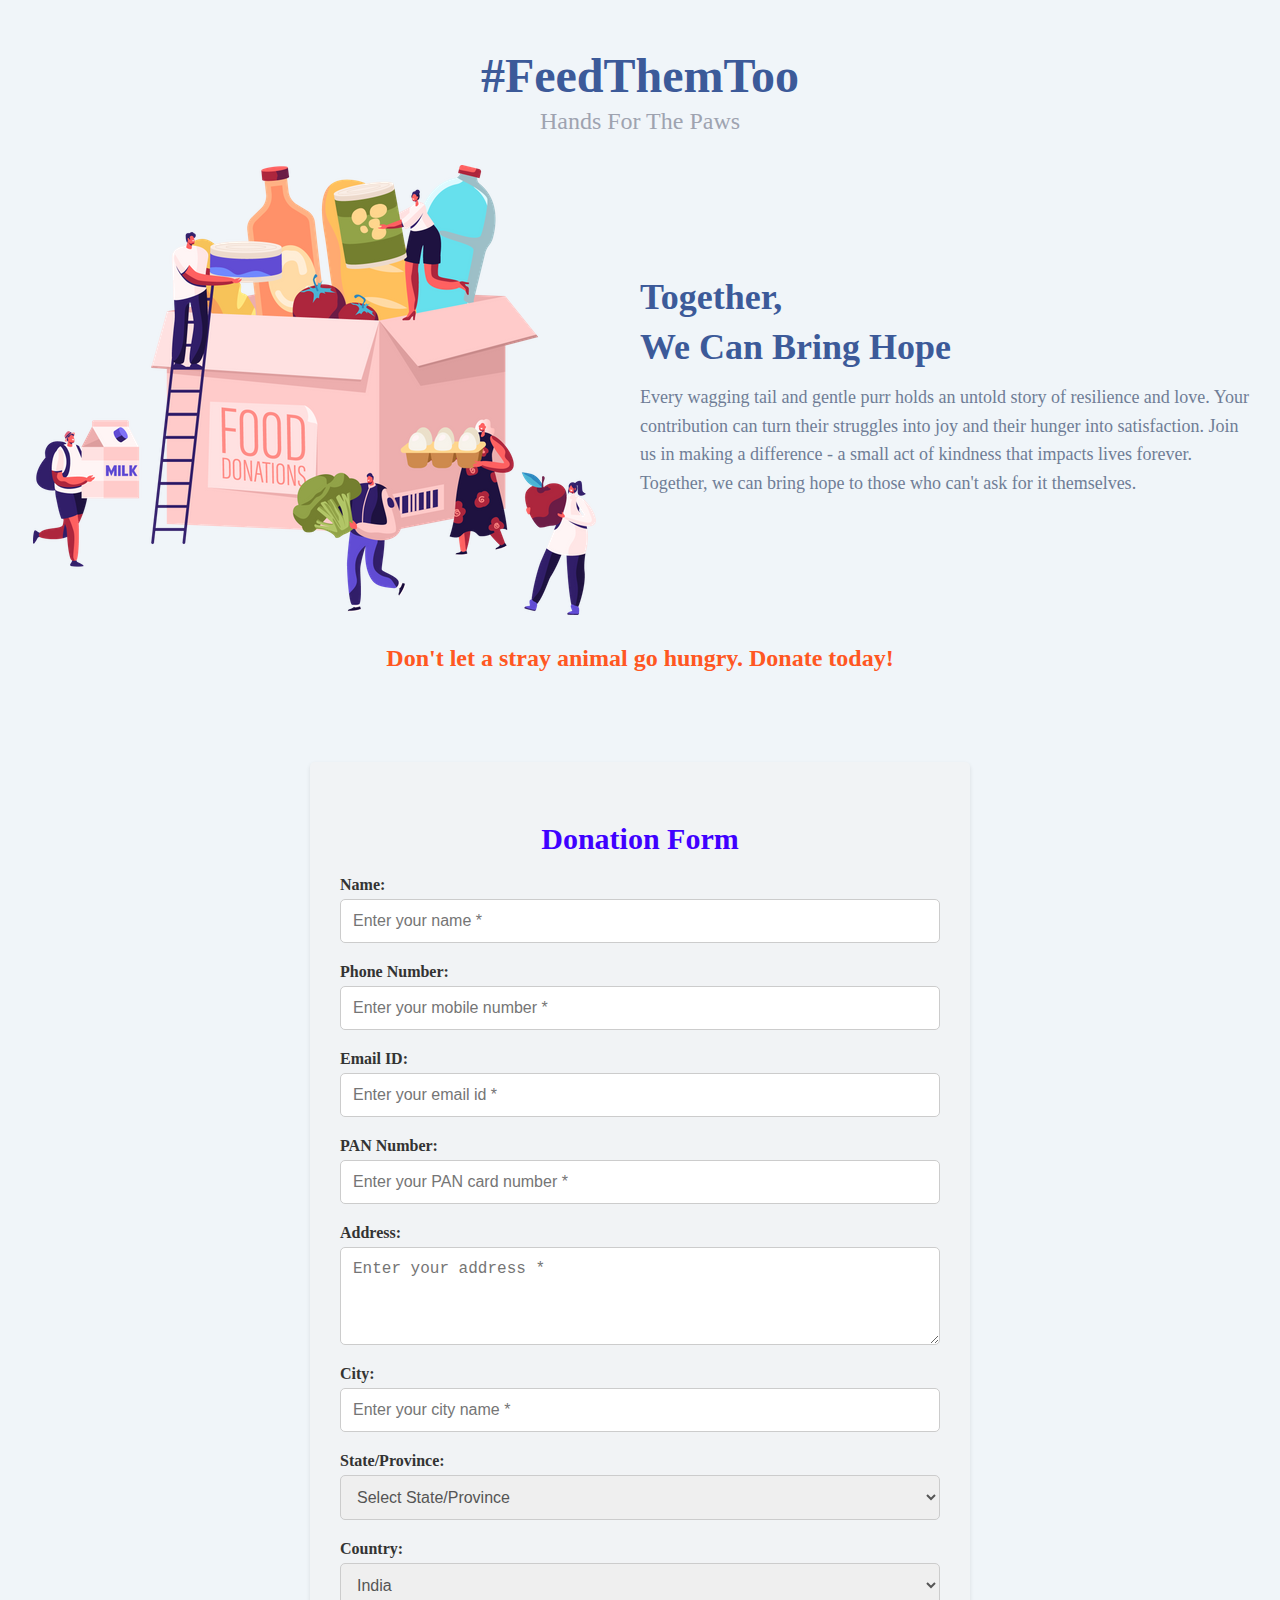
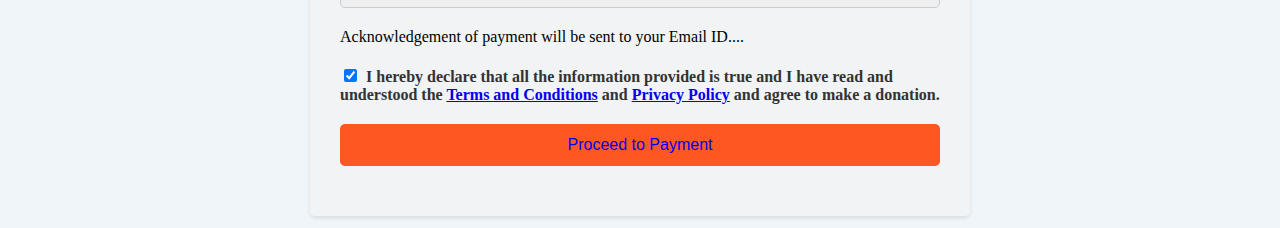
<file: donationForm/donation.html>
<html lang="en">
  <head>
    <meta charset="UTF-8" />
    <meta name="viewport" content="width=device-width, initial-scale=1.0" />
    <title>#FeedThemToo | Donation</title>
    <link rel="shortcut icon" href="../images/paw.png" type="image/x-icon">

    <link rel="stylesheet" href="donationstyle.css">

    
  </head>
  <body>
    <section class="heading-donation">
      <div class="heading">
        <h1 class="main-title">#FeedThemToo</h1>
        <p class="slogan">Hands For The Paws</p>
      </div>
      <div class="donate-info-here">
        <div class="donate-img img-full">
          <img src="../images/donatephoto.webp" alt="..." />
        </div>
        <div class="donate-info">
          <h2>
            Together, <br />
            We Can Bring Hope
          </h2>
          <p>
            Every wagging tail and gentle purr holds an untold story of
            resilience and love. Your contribution can turn their struggles into
            joy and their hunger into satisfaction. Join us in making a
            difference - a small act of kindness that impacts lives forever.
            Together, we can bring hope to those who can't ask for it
            themselves.
          </p>
        </div>
      </div>
      <div class="sub-heading">
        <p class="one-liner">
          Don't let a stray animal go hungry. Donate today!
        </p>
      </div>
    </section>

    <section class="donationform">
      <div class="conatiner-form">
        <h3 class="donate-title">Donation Form</h3>
        <form class="donation-form" action="#" method="post">
          <div class="form-group">
            <label for="name">Name:</label>
            <input
              type="text"
              id="name"
              name="name"
              placeholder="Enter your name *"
              required
            />
          </div>
          <div class="form-group">
            <label for="phone">Phone Number:</label>
            <input
              type="tel"
              id="phone"
              name="phone"
              placeholder="Enter your mobile number *"
              required
            />
          </div>
          <div class="form-group">
            <label for="email">Email ID:</label>
            <input
              type="email"
              id="email"
              name="email"
              placeholder="Enter your email id *"
              required
            />
          </div>
          <div class="form-group">
            <label for="pan">PAN Number:</label>
            <input
              type="text"
              id="pan"
              name="pan"
              placeholder="Enter your PAN card number *"
              required
            />
          </div>
          <div class="form-group">
            <label for="address">Address:</label>
            <textarea
              id="address"
              name="address"
              rows="4"
              placeholder="Enter your address *"
              required
            ></textarea>
          </div>
          <div class="form-group">
            <label for="city">City:</label>
            <input
              type="text"
              id="city"
              name="city"
              placeholder="Enter your city name *"
              required
            />
          </div>
          <div class="form-group">
            <label for="state">State/Province:</label>
            <select id="state" name="state" required>
              <option value="">Select State/Province</option>
              <option value="Andhra Pradesh">Andhra Pradesh</option>
              <option value="Arunachal Pradesh">Arunachal Pradesh</option>
              <option value="Assam">Assam</option>
              <option value="Bihar">Bihar</option>
              <option value="Chhattisgarh">Chhattisgarh</option>
              <option value="Goa">Goa</option>
              <option value="Gujarat">Gujarat</option>
              <option value="Haryana">Haryana</option>
              <option value="Himachal Pradesh">Himachal Pradesh</option>
              <option value="Jharkhand">Jharkhand</option>
              <option value="Karnataka">Karnataka</option>
              <option value="Kerala">Kerala</option>
              <option value="Madhya Pradesh">Madhya Pradesh</option>
              <option value="Maharashtra">Maharashtra</option>
              <option value="Manipur">Manipur</option>
              <option value="Meghalaya">Meghalaya</option>
              <option value="Mizoram">Mizoram</option>
              <option value="Nagaland">Nagaland</option>
              <option value="Odisha">Odisha</option>
              <option value="Punjab">Punjab</option>
              <option value="Rajasthan">Rajasthan</option>
              <option value="Sikkim">Sikkim</option>
              <option value="Tamil Nadu">Tamil Nadu</option>
              <option value="Telangana">Telangana</option>
              <option value="Tripura">Tripura</option>
              <option value="Uttar Pradesh">Uttar Pradesh</option>
              <option value="Uttarakhand">Uttarakhand</option>
              <option value="West Bengal">West Bengal</option>
              <option value="Andaman and Nicobar Islands">
                Andaman and Nicobar Islands
              </option>
              <option value="Chandigarh">Chandigarh</option>
              <option value="Dadra and Nagar Haveli and Daman and Diu">
                Dadra and Nagar Haveli and Daman and Diu
              </option>
              <option value="Lakshadweep">Lakshadweep</option>
              <option value="Delhi">Delhi</option>
              <option value="Puducherry">Puducherry</option>
            </select>
          </div>
          <div class="form-group">
            <label for="country">Country:</label>
            <select id="country" name="country" required>
              <option value="India" selected>India</option>
            </select>
          </div>
          <div class="form-group">
            <p>Acknowledgement of payment will be sent to your Email ID....</p>
          </div>
          <div class="form-group">
            <label for="terms-checkbox">
              <input type="checkbox" id="terms-checkbox" required checked />
              I hereby declare that all the information provided is true and I
              have read and understood the
              <a href="terms2.html">Terms and Conditions</a> and
              <a href="privacypolicy.html">Privacy Policy</a> and agree to make a donation.
            </label>
          </div>

          <div class="form-group">
            <button type="submit" class="proceed-to-payment">
             <a href="https://rzp.io/l/KGhyHQxSb">Proceed to Payment</a>
            </button>
          </div>
        </form>
      </div>
    </section>
  </body>
</html>
</file>
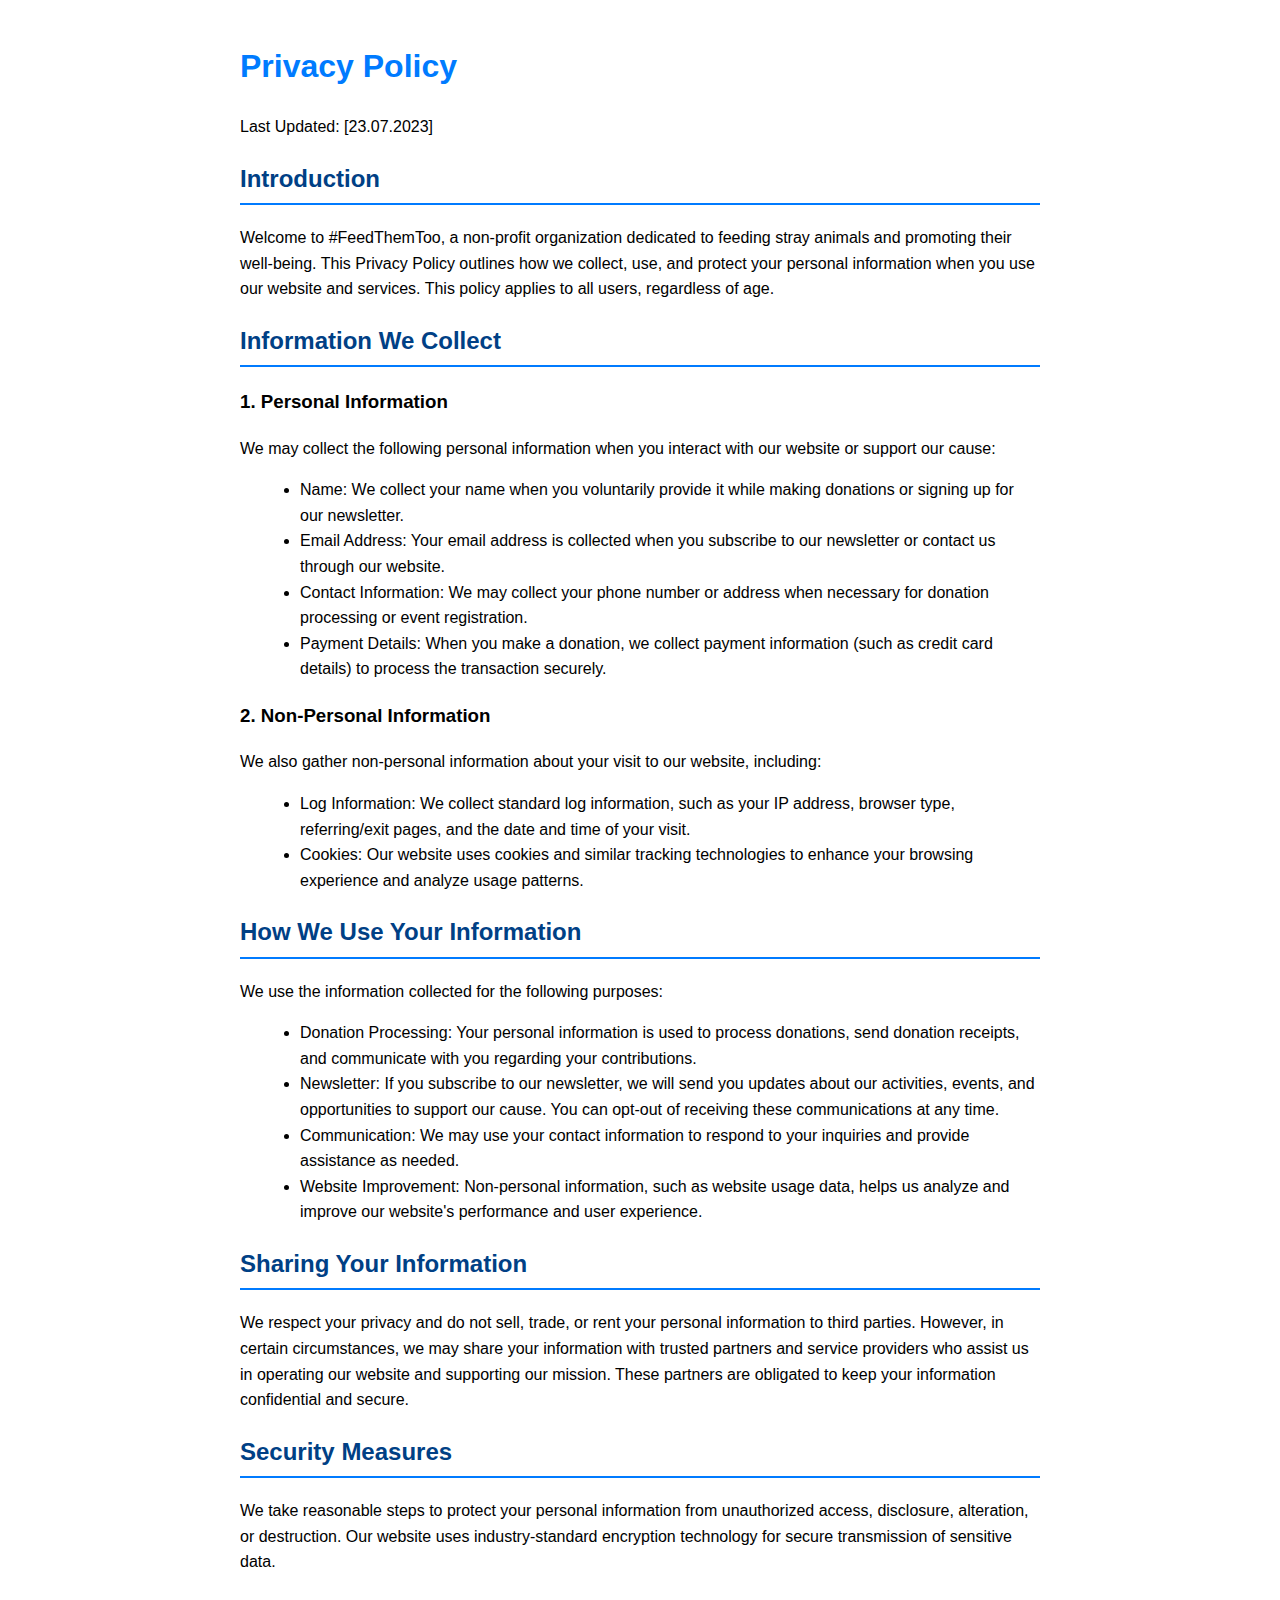
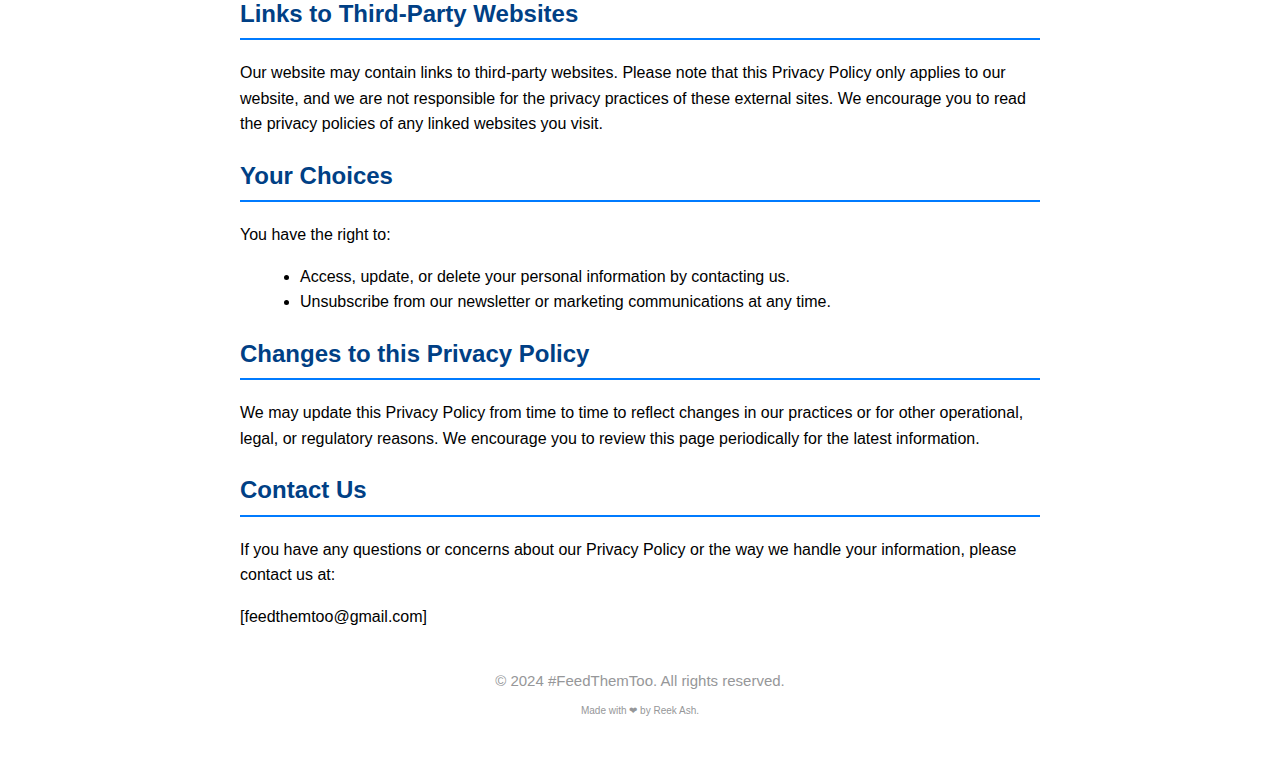
<file: donationForm/privacypolicy.html>
<!DOCTYPE html>
<html>
  <head>
    <title>#FeedThemToo - Privacy Policy</title>
    <link rel="shortcut icon" href="./images/paw.png" type="image/x-icon" />

    <style>
      body {
        font-family: Arial, sans-serif;
        line-height: 1.6;
        max-width: 800px;
        margin: 0 auto;
        padding: 20px;
      }

      h1 {
        color: #007bff;
      }

      h2 {
        color: #004085;
        border-bottom: 2px solid #007bff;
        padding-bottom: 5px;
        margin-top: 20px;
      }

      p {
        margin-bottom: 10px;
      }

      ul {
        list-style: disc;
        margin-left: 20px;
      }

      a {
        color: #007bff;
        text-decoration: none;
      }

      a:hover {
        text-decoration: underline;
      }
      .footer-bottom-copyright {
        background-color: #ffffff;
        padding: 15px 0;
        text-align: center;
        color: #969799;
        font-size: 15px;
      }

      .copy {
        margin-bottom: 5px;
      }

      .designer {
        font-size: 10px;
      }

      /* Responsive styles */
      @media (max-width: 600px) {
        body {
          padding: 10px;
        }
      }
    </style>
  </head>
  <body>
    <h1>Privacy Policy</h1>
    <p>Last Updated: [23.07.2023]</p>

    <h2>Introduction</h2>
    <p>
      Welcome to #FeedThemToo, a non-profit organization dedicated to feeding
      stray animals and promoting their well-being. This Privacy Policy outlines
      how we collect, use, and protect your personal information when you use
      our website and services. This policy applies to all users, regardless of
      age.
    </p>

    <h2>Information We Collect</h2>
    <h3>1. Personal Information</h3>
    <p>
      We may collect the following personal information when you interact with
      our website or support our cause:
    </p>
    <ul>
      <li>
        Name: We collect your name when you voluntarily provide it while making
        donations or signing up for our newsletter.
      </li>
      <li>
        Email Address: Your email address is collected when you subscribe to our
        newsletter or contact us through our website.
      </li>
      <li>
        Contact Information: We may collect your phone number or address when
        necessary for donation processing or event registration.
      </li>
      <li>
        Payment Details: When you make a donation, we collect payment
        information (such as credit card details) to process the transaction
        securely.
      </li>
    </ul>

    <h3>2. Non-Personal Information</h3>
    <p>
      We also gather non-personal information about your visit to our website,
      including:
    </p>
    <ul>
      <li>
        Log Information: We collect standard log information, such as your IP
        address, browser type, referring/exit pages, and the date and time of
        your visit.
      </li>
      <li>
        Cookies: Our website uses cookies and similar tracking technologies to
        enhance your browsing experience and analyze usage patterns.
      </li>
    </ul>

    <h2>How We Use Your Information</h2>
    <p>We use the information collected for the following purposes:</p>
    <ul>
      <li>
        Donation Processing: Your personal information is used to process
        donations, send donation receipts, and communicate with you regarding
        your contributions.
      </li>
      <li>
        Newsletter: If you subscribe to our newsletter, we will send you updates
        about our activities, events, and opportunities to support our cause.
        You can opt-out of receiving these communications at any time.
      </li>
      <li>
        Communication: We may use your contact information to respond to your
        inquiries and provide assistance as needed.
      </li>
      <li>
        Website Improvement: Non-personal information, such as website usage
        data, helps us analyze and improve our website's performance and user
        experience.
      </li>
    </ul>

    <h2>Sharing Your Information</h2>
    <p>
      We respect your privacy and do not sell, trade, or rent your personal
      information to third parties. However, in certain circumstances, we may
      share your information with trusted partners and service providers who
      assist us in operating our website and supporting our mission. These
      partners are obligated to keep your information confidential and secure.
    </p>

    <h2>Security Measures</h2>
    <p>
      We take reasonable steps to protect your personal information from
      unauthorized access, disclosure, alteration, or destruction. Our website
      uses industry-standard encryption technology for secure transmission of
      sensitive data.
    </p>

    <h2>Links to Third-Party Websites</h2>
    <p>
      Our website may contain links to third-party websites. Please note that
      this Privacy Policy only applies to our website, and we are not
      responsible for the privacy practices of these external sites. We
      encourage you to read the privacy policies of any linked websites you
      visit.
    </p>

    <h2>Your Choices</h2>
    <p>You have the right to:</p>
    <ul>
      <li>
        Access, update, or delete your personal information by contacting us.
      </li>
      <li>
        Unsubscribe from our newsletter or marketing communications at any time.
      </li>
    </ul>

    <h2>Changes to this Privacy Policy</h2>
    <p>
      We may update this Privacy Policy from time to time to reflect changes in
      our practices or for other operational, legal, or regulatory reasons. We
      encourage you to review this page periodically for the latest information.
    </p>

    <h2>Contact Us</h2>
    <p>
      If you have any questions or concerns about our Privacy Policy or the way
      we handle your information, please contact us at:
    </p>
    <p>[feedthemtoo@gmail.com]</p>

    <div class="footer-bottom-copyright">
      <p class="copy">&copy; 2024 #FeedThemToo. All rights reserved.</p>
      <p class="designer">Made with &#x2764; by Reek Ash.</p>
    </div>
  </body>
</html>
</file>
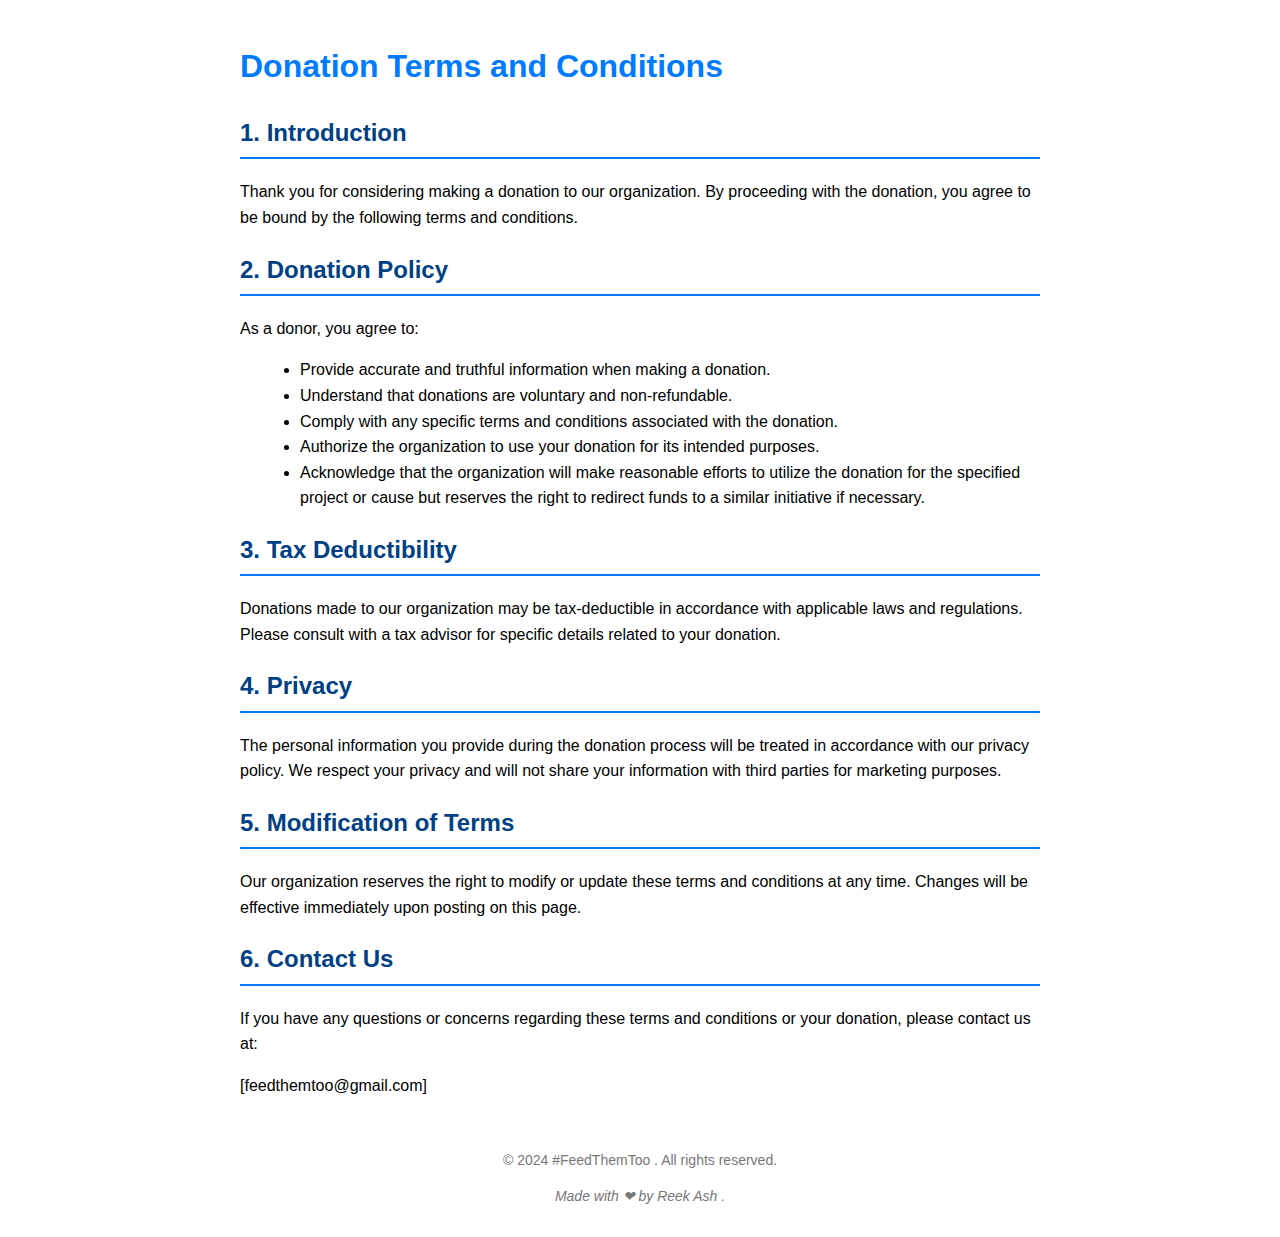
<file: donationForm/terms2.html>
<!DOCTYPE html>
<html>
  <head>
    <title>Donation Terms and Conditions</title>
    <meta name="viewport" content="width=device-width, initial-scale=1" />
    <link rel="shortcut icon" href="./images/paw.png" type="image/x-icon" />
    <style>
      body {
        font-family: Arial, sans-serif;
        line-height: 1.6;
        max-width: 800px;
        margin: 0 auto;
        padding: 20px;
      }

      h1 {
        color: #007bff;
      }

      h2 {
        color: #004085;
        border-bottom: 2px solid #007bff;
        padding-bottom: 5px;
        margin-top: 20px;
      }

      p {
        margin-bottom: 10px;
      }

      ul {
        list-style: disc;
        margin-left: 20px;
      }

      .footer-bottom-copyright {
        margin-top: 50px;
        text-align: center;
        font-size: 14px;
        color: #777;
      }

      .copy {
        margin-bottom: 5px;
      }

      .designer {
        font-style: italic;
      }

      /* Responsive styles */
      @media (max-width: 600px) {
        body {
          padding: 10px;
        }
      }
    </style>
  </head>
  <body>
    <h1>Donation Terms and Conditions</h1>

    <h2>1. Introduction</h2>
    <p>
      Thank you for considering making a donation to our organization. By
      proceeding with the donation, you agree to be bound by the following terms
      and conditions.
    </p>

    <h2>2. Donation Policy</h2>
    <p>As a donor, you agree to:</p>
    <ul>
      <li>Provide accurate and truthful information when making a donation.</li>
      <li>Understand that donations are voluntary and non-refundable.</li>
      <li>
        Comply with any specific terms and conditions associated with the
        donation.
      </li>
      <li>
        Authorize the organization to use your donation for its intended
        purposes.
      </li>
      <li>
        Acknowledge that the organization will make reasonable efforts to
        utilize the donation for the specified project or cause but reserves the
        right to redirect funds to a similar initiative if necessary.
      </li>
    </ul>

    <h2>3. Tax Deductibility</h2>
    <p>
      Donations made to our organization may be tax-deductible in accordance
      with applicable laws and regulations. Please consult with a tax advisor
      for specific details related to your donation.
    </p>

    <h2>4. Privacy</h2>
    <p>
      The personal information you provide during the donation process will be
      treated in accordance with our privacy policy. We respect your privacy and
      will not share your information with third parties for marketing purposes.
    </p>

    <h2>5. Modification of Terms</h2>
    <p>
      Our organization reserves the right to modify or update these terms and
      conditions at any time. Changes will be effective immediately upon posting
      on this page.
    </p>

    <h2>6. Contact Us</h2>
    <p>
      If you have any questions or concerns regarding these terms and conditions
      or your donation, please contact us at:
    </p>
    <p>[feedthemtoo@gmail.com]</p>

    <div class="footer-bottom-copyright">
      <p class="copy">&copy; 2024 #FeedThemToo . All rights reserved.</p>
      <p class="designer">Made with &#x2764; by Reek Ash .</p>
    </div>
  </body>
</html>
</file>
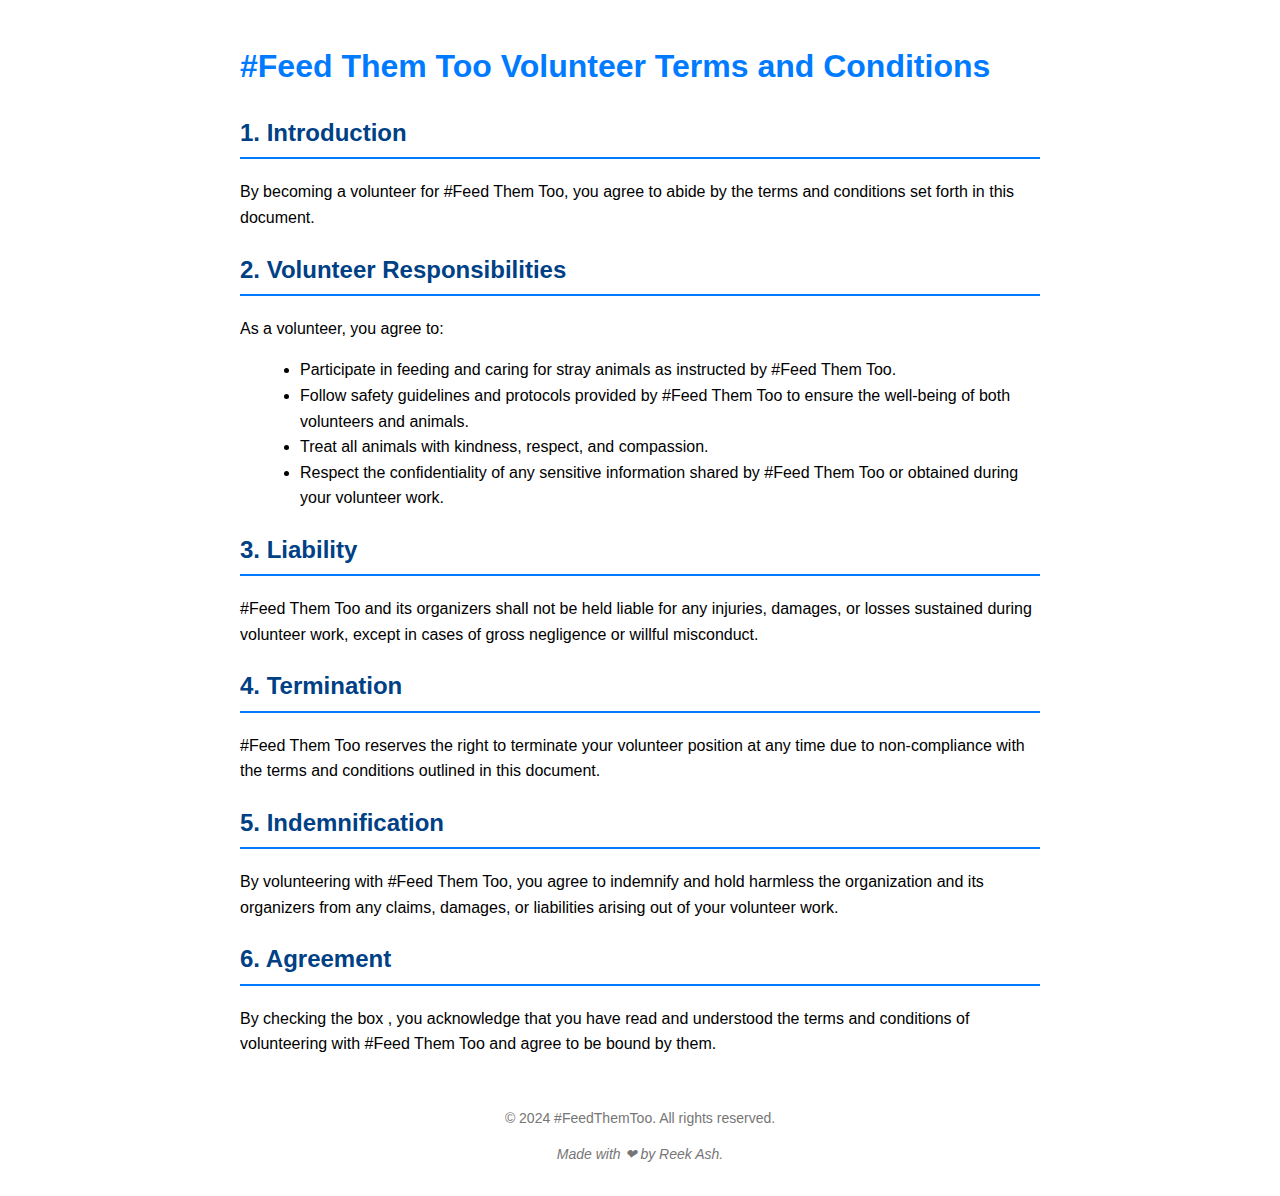
<file: volunteerForm/terms.html>
<!DOCTYPE html>
<html>
  <head>
    <title>#Feed Them Too Volunteer Terms and Conditions</title>
    <link rel="shortcut icon" href="./images/paw.png" type="image/x-icon" />
    <style>
      body {
        font-family: Arial, sans-serif;
        line-height: 1.6;
        max-width: 800px;
        margin: 0 auto;
        padding: 20px;
      }

      h1 {
        color: #007bff;
      }

      h2 {
        color: #004085;
        border-bottom: 2px solid #007bff;
        padding-bottom: 5px;
        margin-top: 20px;
      }

      p {
        margin-bottom: 10px;
      }

      ul {
        list-style: disc;
        margin-left: 20px;
      }

      .footer-bottom-copyright {
        margin-top: 50px;
        text-align: center;
        font-size: 14px;
        color: #767676;
      }

      .copy {
        margin-bottom: 5px;
      }

      .designer {
        font-style: italic;
      }

      /* Responsive styles */
      @media (max-width: 600px) {
        body {
          padding: 10px;
        }
      }
    </style>
  </head>
  <body>
    <h1>#Feed Them Too Volunteer Terms and Conditions</h1>

    <h2>1. Introduction</h2>
    <p>
      By becoming a volunteer for #Feed Them Too, you agree to abide by the
      terms and conditions set forth in this document.
    </p>

    <h2>2. Volunteer Responsibilities</h2>
    <p>As a volunteer, you agree to:</p>
    <ul>
      <li>
        Participate in feeding and caring for stray animals as instructed by
        #Feed Them Too.
      </li>
      <li>
        Follow safety guidelines and protocols provided by #Feed Them Too to
        ensure the well-being of both volunteers and animals.
      </li>
      <li>Treat all animals with kindness, respect, and compassion.</li>
      <li>
        Respect the confidentiality of any sensitive information shared by #Feed
        Them Too or obtained during your volunteer work.
      </li>
    </ul>

    <h2>3. Liability</h2>
    <p>
      #Feed Them Too and its organizers shall not be held liable for any
      injuries, damages, or losses sustained during volunteer work, except in
      cases of gross negligence or willful misconduct.
    </p>

    <h2>4. Termination</h2>
    <p>
      #Feed Them Too reserves the right to terminate your volunteer position at
      any time due to non-compliance with the terms and conditions outlined in
      this document.
    </p>

    <h2>5. Indemnification</h2>
    <p>
      By volunteering with #Feed Them Too, you agree to indemnify and hold
      harmless the organization and its organizers from any claims, damages, or
      liabilities arising out of your volunteer work.
    </p>

    <h2>6. Agreement</h2>
    <p>
      By checking the box , you acknowledge that you have read and understood
      the terms and conditions of volunteering with #Feed Them Too and agree to
      be bound by them.
    </p>

    <div class="footer-bottom-copyright">
      <p class="copy">&copy; 2024 #FeedThemToo. All rights reserved.</p>
      <p class="designer">Made with &#x2764; by Reek Ash.</p>
    </div>
  </body>
</html>
</file>
<file: donationForm/donationstyle.css>
body {
        background-color: #f0f5f9;
      }
      /* CSS for the donation section */
      section.heading-donation {
        text-align: center;
        background-color: #f0f5f9;
        padding: 40px 0;
      }

      .heading {
        margin-bottom: 30px;
      }

      .main-title {
        font-size: 48px;
        color: #3c5a99;
        margin: 0;
      }

      .slogan {
        font-size: 24px;
        color: #9ea3b0;
        margin: 5px 0;
      }

      .donate-info-here {
        display: flex;
        align-items: center;
        justify-content: center;
        margin-top: 30px;
      }

      .donate-img {
        flex: 1;
      }

      .donate-img img {
        max-width: 100%;
        border-radius: 5px;
      }

      .donate-info {
        flex: 1;
        text-align: left;
        padding: 0 20px;
      }

      .donate-info h2 {
        font-size: 36px;
        color: #3c5a99;
        margin: 0;
        line-height: 1.4;
      }

      .donate-info p {
        font-size: 18px;
        color: #6f7d96;
        margin: 10px 0;
        line-height: 1.6;
      }

      /* CSS for the sub-heading */
      .sub-heading {
        margin-top: 30px;
      }

      .one-liner {
        font-size: 24px;
        color: #ff5722;
        font-weight: bold;
        margin: 0;
      }

      section.donationform {
        max-width: 600px;
        margin: 0 auto;
        padding: 30px;
        background-color: #f1f1f199;
        border-radius: 5px;
        box-shadow: 0 2px 4px rgba(0, 0, 0, 0.1);
        margin-top: 50px;
      }

      .donate-title {
        text-align: center;
        font-size: 30px;
        color: #3f00ff;
        margin-bottom: 20px;
      }

      form.donation-form {
        text-align: left;
      }

      .form-group {
        margin-bottom: 20px;
      }

      .form-group label {
        display: block;
        font-size: 16px;
        font-weight: bold;
        color: #333;
        margin-bottom: 5px;
      }

      .form-group input[type="text"],
      .form-group input[type="email"],
      .form-group input[type="tel"],
      .form-group textarea,
      .form-group select {
        width: 100%;
        padding: 12px;
        border: 1px solid #ccc;
        border-radius: 5px;
        font-size: 16px;
        color: #555;
      }

      .form-group textarea {
        resize: vertical;
      }

      .form-group select {
        height: 45px;
      }

      .form-group label input[type="checkbox"] {
        margin-right: 5px;
      }

      .proceed-to-payment {
        display: block;
        width: 100%;
        padding: 12px;
        background-color: #ff5722;
        color: #fff;
        border: none;
        border-radius: 5px;
        font-size: 16px;
        cursor: pointer;
        transition: background-color 0.3s ease;
      }

      .proceed-to-payment:hover {
        background-color: #e64a19;
      }
      .proceed-to-payment a{
        text-decoration: none;
      }

      @media screen and (max-width: 767px) {
        .donate-info-here {
          flex-direction: column;
          align-items: stretch;
        }

        .donate-img {
          margin-bottom: 20px;
        }

        .donate-info {
          padding: 0;
        }

        .donate-info h2 {
          font-size: 24px;
          line-height: 1.3;
        }

        .donate-info p {
          font-size: 16px;
          line-height: 1.5;
        }

        section.donationform {
          padding: 20px;
        }

        .donate-title {
          font-size: 24px;
        }

        .proceed-to-payment {
          font-size: 14px;
        }
      }

      /* For even smaller screens */
      @media screen and (max-width: 480px) {
        .main-title {
          font-size: 36px;
        }

        .slogan {
          font-size: 18px;
        }

        .donate-info h2 {
          font-size: 20px;
        }

        .donate-info p {
          font-size: 14px;
        }

        .donate-img img {
          border-radius: 0;
        }
      }
</file>
